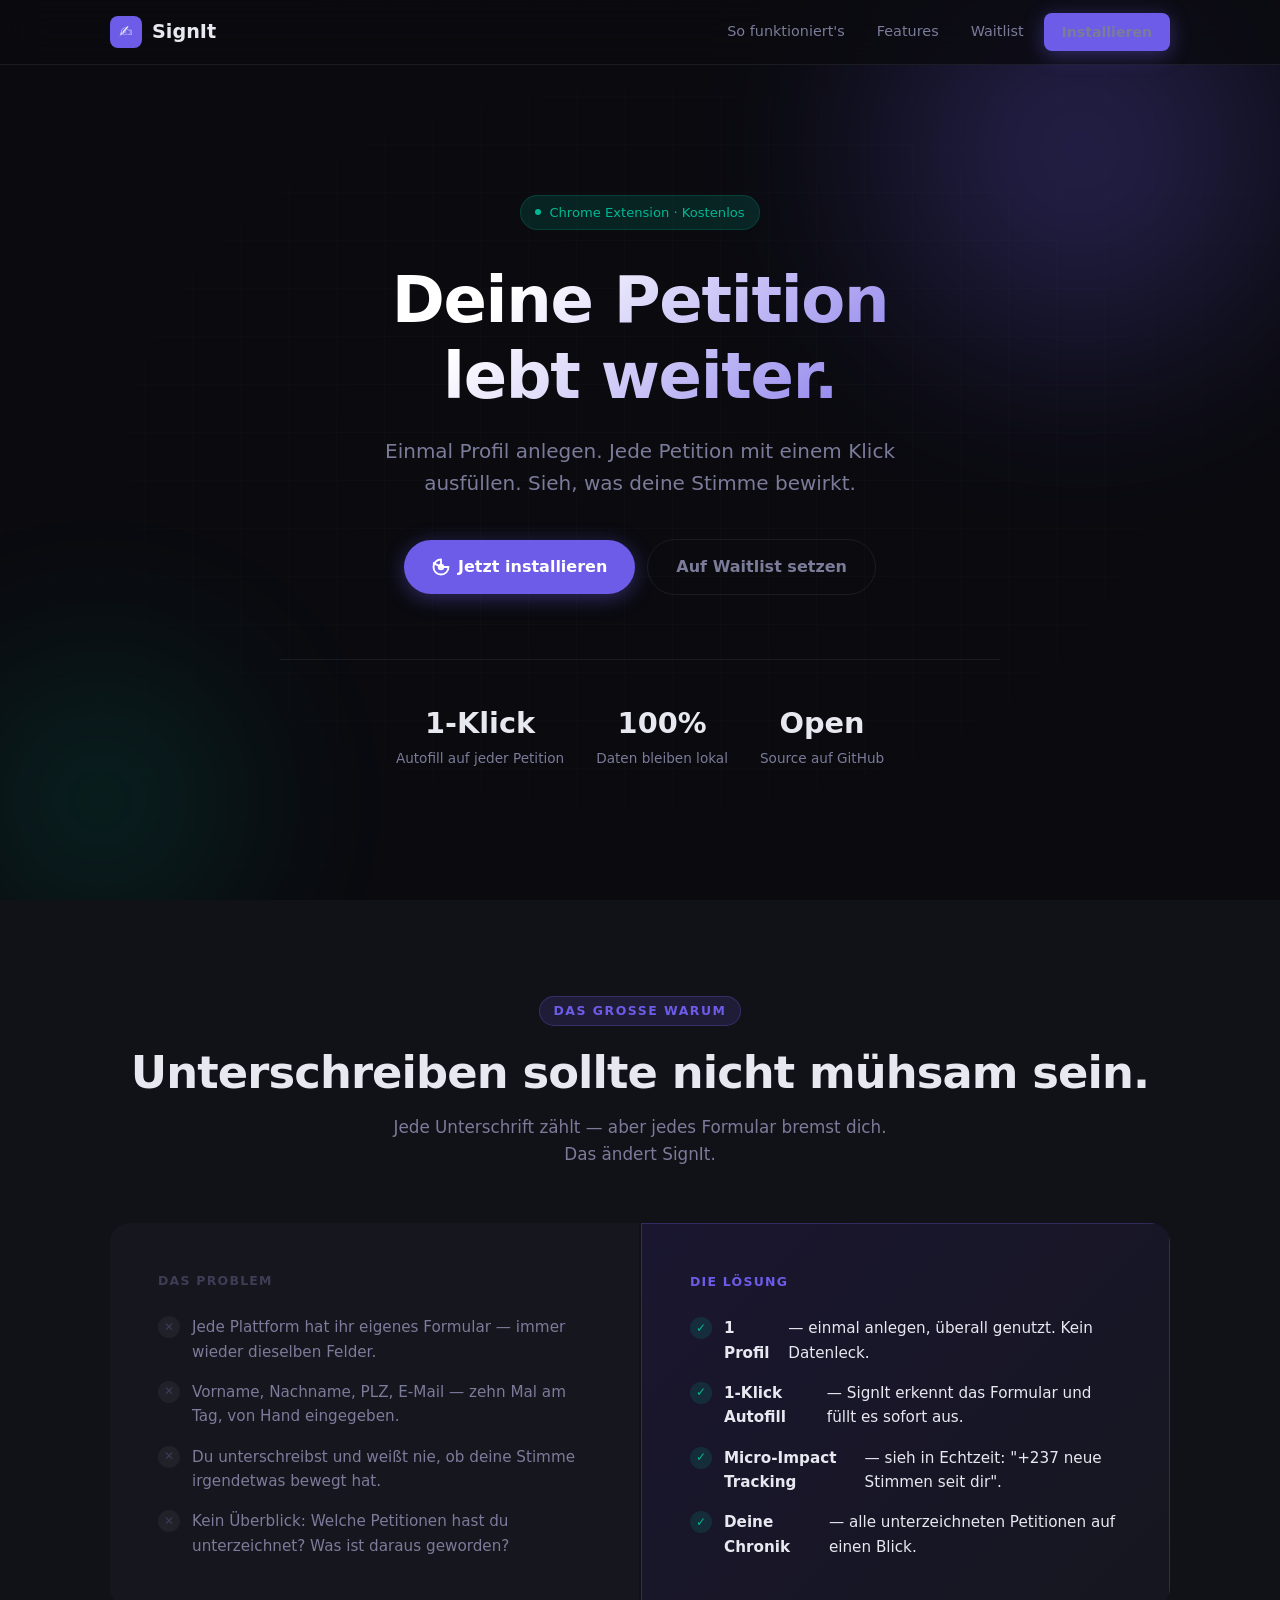
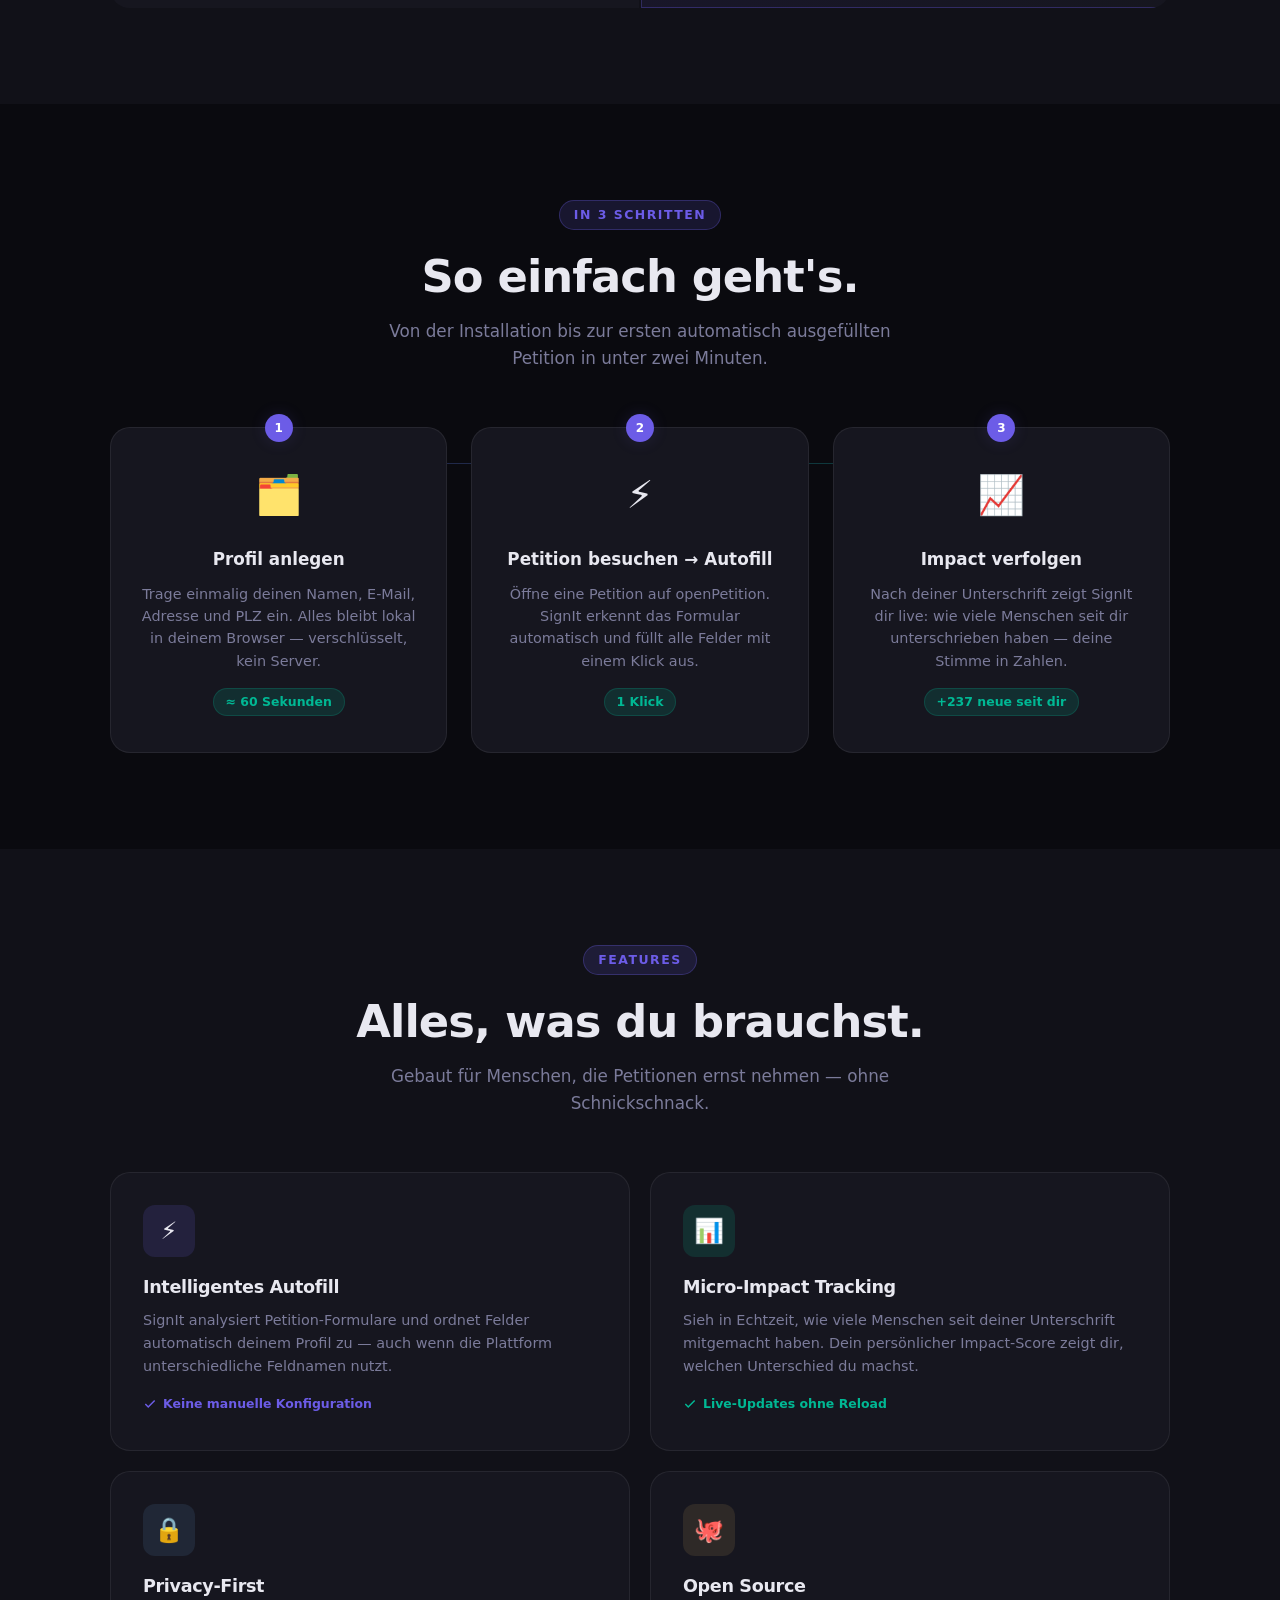
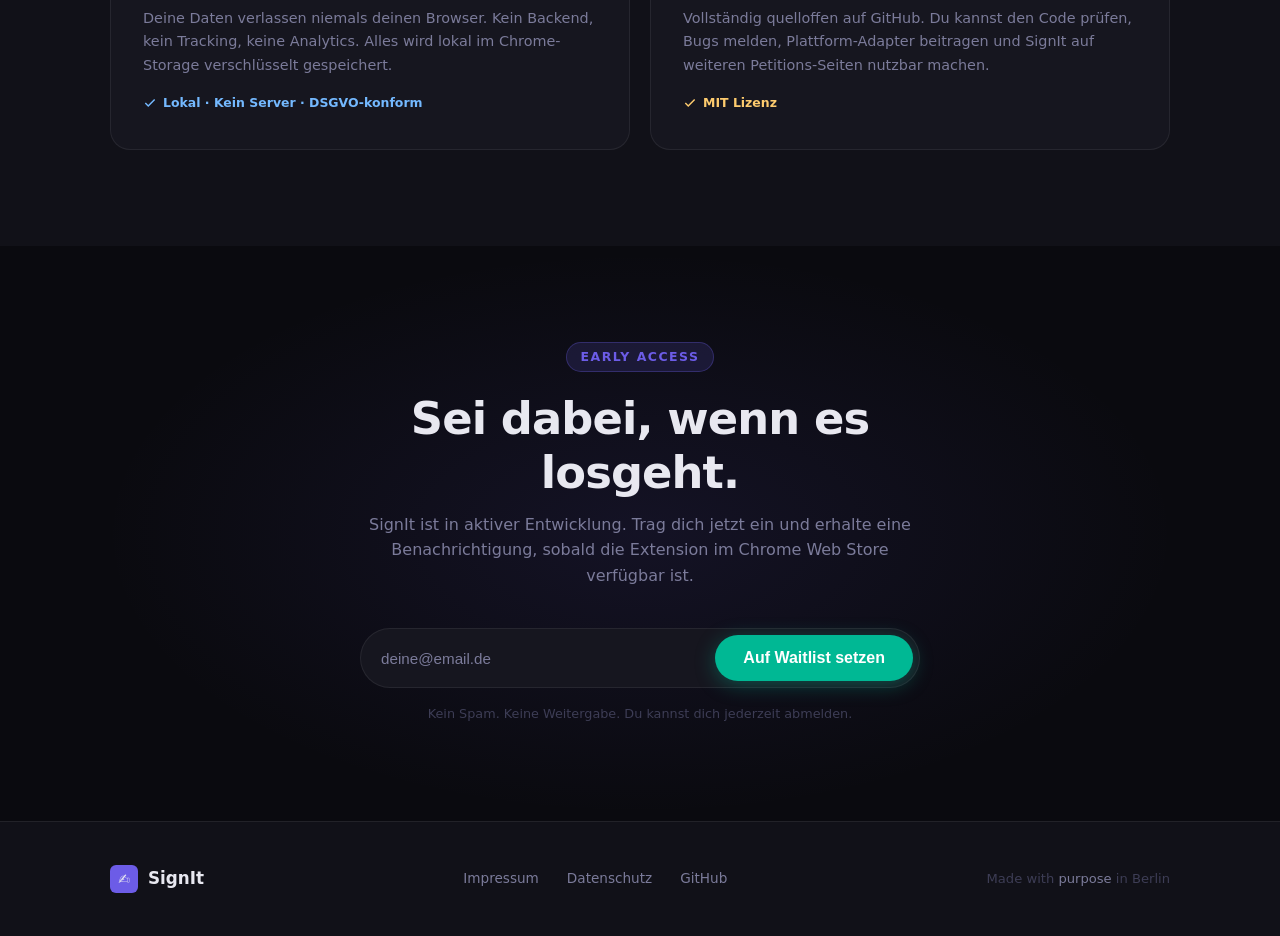
<file: landing/index.html>
<!DOCTYPE html>
<html lang="de">
<head>
  <meta charset="UTF-8" />
  <meta name="viewport" content="width=device-width, initial-scale=1.0" />
  <meta name="description" content="SignIt — Einmal Profil anlegen. Jede Petition mit einem Klick ausfüllen. Sieh was deine Stimme bewirkt." />
  <meta name="theme-color" content="#0a0a0f" />
  <meta property="og:title" content="SignIt — Deine Petition lebt weiter." />
  <meta property="og:description" content="Chrome Extension für Petition Autofill und Impact Tracking." />
  <meta property="og:type" content="website" />
  <title>SignIt — Deine Petition lebt weiter.</title>
  <style>
    /* ─── Reset & Base ─────────────────────────────────────────────── */
    *, *::before, *::after { box-sizing: border-box; margin: 0; padding: 0; }
    :root {
      --bg:          #0a0a0f;
      --bg-2:        #111118;
      --bg-card:     #16161f;
      --border:      rgba(255,255,255,.07);
      --border-glow: rgba(108,92,231,.3);
      --accent:      #6c5ce7;
      --accent-dim:  #4a3fb5;
      --accent-glow: rgba(108,92,231,.15);
      --green:       #00b894;
      --green-dim:   rgba(0,184,148,.15);
      --text:        #e8e8f0;
      --text-muted:  #7b7b9a;
      --text-faint:  #3d3d55;
      --radius:      12px;
      --radius-lg:   20px;
      --shadow:      0 4px 24px rgba(0,0,0,.4);
      --shadow-glow: 0 0 40px rgba(108,92,231,.2);
    }
    html { scroll-behavior: smooth; }
    body {
      font-family: -apple-system, BlinkMacSystemFont, 'Segoe UI', system-ui, sans-serif;
      background: var(--bg);
      color: var(--text);
      line-height: 1.6;
      font-size: 16px;
      overflow-x: hidden;
    }
    img { display: block; max-width: 100%; }
    a { color: var(--accent); text-decoration: none; transition: color .2s; }
    a:hover { color: #8b7ff0; }

    /* ─── Layout Helpers ───────────────────────────────────────────── */
    .container { width: 100%; max-width: 1100px; margin: 0 auto; padding: 0 20px; }
    .section { padding: 96px 0; }
    .section-sm { padding: 64px 0; }

    /* ─── Typography ───────────────────────────────────────────────── */
    h1, h2, h3 { font-weight: 700; line-height: 1.2; letter-spacing: -.02em; }
    h1 { font-size: clamp(2.4rem, 6vw, 4rem); }
    h2 { font-size: clamp(1.8rem, 4vw, 2.8rem); }
    h3 { font-size: 1.2rem; }
    .label {
      display: inline-block;
      font-size: .78rem;
      font-weight: 600;
      letter-spacing: .12em;
      text-transform: uppercase;
      color: var(--accent);
      background: var(--accent-glow);
      border: 1px solid var(--border-glow);
      border-radius: 100px;
      padding: 4px 14px;
      margin-bottom: 20px;
    }
    .text-muted { color: var(--text-muted); }
    .gradient-text {
      background: linear-gradient(135deg, #fff 30%, var(--accent) 100%);
      -webkit-background-clip: text;
      -webkit-text-fill-color: transparent;
      background-clip: text;
    }
    .green-text { color: var(--green); }

    /* ─── Buttons ──────────────────────────────────────────────────── */
    .btn {
      display: inline-flex;
      align-items: center;
      gap: 8px;
      font-size: 1rem;
      font-weight: 600;
      border-radius: 100px;
      padding: 14px 28px;
      cursor: pointer;
      transition: all .2s;
      border: none;
      text-decoration: none;
    }
    .btn-primary {
      background: var(--accent);
      color: #fff;
      box-shadow: 0 4px 20px rgba(108,92,231,.4);
    }
    .btn-primary:hover {
      background: #7d6ef0;
      color: #fff;
      transform: translateY(-2px);
      box-shadow: 0 8px 32px rgba(108,92,231,.5);
    }
    .btn-ghost {
      background: transparent;
      color: var(--text-muted);
      border: 1px solid var(--border);
    }
    .btn-ghost:hover {
      color: var(--text);
      border-color: rgba(255,255,255,.2);
      background: rgba(255,255,255,.04);
    }
    .btn-green {
      background: var(--green);
      color: #fff;
      box-shadow: 0 4px 20px rgba(0,184,148,.35);
    }
    .btn-green:hover {
      background: #00d4a8;
      color: #fff;
      transform: translateY(-2px);
      box-shadow: 0 8px 32px rgba(0,184,148,.45);
    }

    /* ─── Nav ──────────────────────────────────────────────────────── */
    nav {
      position: fixed;
      top: 0; left: 0; right: 0;
      z-index: 100;
      backdrop-filter: blur(20px);
      -webkit-backdrop-filter: blur(20px);
      background: rgba(10,10,15,.8);
      border-bottom: 1px solid var(--border);
      transition: box-shadow .3s;
    }
    nav.scrolled { box-shadow: 0 4px 24px rgba(0,0,0,.3); }
    .nav-inner {
      display: flex;
      align-items: center;
      justify-content: space-between;
      height: 64px;
      padding: 0 20px;
      max-width: 1100px;
      margin: 0 auto;
    }
    .logo {
      display: flex;
      align-items: center;
      gap: 10px;
      font-weight: 700;
      font-size: 1.2rem;
      color: var(--text);
      text-decoration: none;
    }
    .logo-icon {
      width: 32px;
      height: 32px;
      background: var(--accent);
      border-radius: 8px;
      display: flex;
      align-items: center;
      justify-content: center;
      font-size: 16px;
    }
    .nav-links {
      display: flex;
      align-items: center;
      gap: 8px;
    }
    .nav-links a {
      font-size: .9rem;
      color: var(--text-muted);
      padding: 6px 12px;
      border-radius: 8px;
      transition: all .2s;
      text-decoration: none;
    }
    .nav-links a:hover { color: var(--text); background: rgba(255,255,255,.05); }
    .nav-cta { font-size: .88rem !important; padding: 8px 18px !important; }

    /* ─── Hero ─────────────────────────────────────────────────────── */
    #hero {
      min-height: 100vh;
      display: flex;
      align-items: center;
      padding-top: 64px;
      position: relative;
      overflow: hidden;
    }
    .hero-bg {
      position: absolute;
      inset: 0;
      pointer-events: none;
    }
    .hero-orb {
      position: absolute;
      border-radius: 50%;
      filter: blur(80px);
      opacity: .35;
    }
    .hero-orb-1 {
      width: 600px; height: 600px;
      background: radial-gradient(circle, var(--accent) 0%, transparent 70%);
      top: -150px; right: -100px;
    }
    .hero-orb-2 {
      width: 400px; height: 400px;
      background: radial-gradient(circle, var(--green) 0%, transparent 70%);
      bottom: -100px; left: -100px;
      opacity: .2;
    }
    .hero-grid {
      position: absolute;
      inset: 0;
      background-image:
        linear-gradient(rgba(255,255,255,.02) 1px, transparent 1px),
        linear-gradient(90deg, rgba(255,255,255,.02) 1px, transparent 1px);
      background-size: 48px 48px;
      mask-image: radial-gradient(ellipse 80% 80% at 50% 50%, black, transparent);
    }
    .hero-content {
      position: relative;
      z-index: 1;
      text-align: center;
      max-width: 760px;
      margin: 0 auto;
      padding: 80px 20px;
    }
    .hero-badge {
      display: inline-flex;
      align-items: center;
      gap: 8px;
      font-size: .82rem;
      font-weight: 500;
      color: var(--green);
      background: var(--green-dim);
      border: 1px solid rgba(0,184,148,.2);
      border-radius: 100px;
      padding: 6px 14px;
      margin-bottom: 32px;
    }
    .hero-badge-dot {
      width: 6px;
      height: 6px;
      border-radius: 50%;
      background: var(--green);
      animation: pulse 2s infinite;
    }
    @keyframes pulse {
      0%, 100% { opacity: 1; transform: scale(1); }
      50% { opacity: .5; transform: scale(.8); }
    }
    .hero-title { margin-bottom: 20px; }
    .hero-subtitle {
      font-size: clamp(1rem, 2.5vw, 1.25rem);
      color: var(--text-muted);
      max-width: 560px;
      margin: 0 auto 40px;
    }
    .hero-actions {
      display: flex;
      flex-wrap: wrap;
      gap: 12px;
      justify-content: center;
      align-items: center;
    }
    .hero-stats {
      display: flex;
      flex-wrap: wrap;
      gap: 32px;
      justify-content: center;
      margin-top: 64px;
      padding-top: 40px;
      border-top: 1px solid var(--border);
    }
    .hero-stat { text-align: center; }
    .hero-stat-value {
      font-size: 1.8rem;
      font-weight: 700;
      color: var(--text);
    }
    .hero-stat-label { font-size: .85rem; color: var(--text-muted); margin-top: 2px; }

    /* ─── Problem / Solution ───────────────────────────────────────── */
    #problem-solution { background: var(--bg-2); }
    .ps-grid {
      display: grid;
      grid-template-columns: 1fr 1fr;
      gap: 2px;
      border-radius: var(--radius-lg);
      overflow: hidden;
    }
    .ps-panel {
      padding: 48px;
      position: relative;
    }
    .ps-problem {
      background: var(--bg-card);
    }
    .ps-solution {
      background: linear-gradient(135deg, #1a1630 0%, var(--bg-card) 100%);
      border: 1px solid var(--border-glow);
    }
    .ps-panel-label {
      font-size: .78rem;
      font-weight: 700;
      letter-spacing: .1em;
      text-transform: uppercase;
      margin-bottom: 24px;
    }
    .ps-problem .ps-panel-label { color: var(--text-faint); }
    .ps-solution .ps-panel-label { color: var(--accent); }
    .ps-list { list-style: none; display: flex; flex-direction: column; gap: 16px; }
    .ps-list li {
      display: flex;
      align-items: flex-start;
      gap: 12px;
      font-size: .95rem;
    }
    .ps-problem .ps-list li { color: var(--text-muted); }
    .ps-solution .ps-list li { color: var(--text); }
    .ps-icon {
      width: 22px;
      height: 22px;
      flex-shrink: 0;
      display: flex;
      align-items: center;
      justify-content: center;
      border-radius: 50%;
      font-size: 12px;
      margin-top: 1px;
    }
    .ps-problem .ps-icon { background: rgba(255,255,255,.05); color: var(--text-faint); }
    .ps-solution .ps-icon { background: var(--green-dim); color: var(--green); }

    /* ─── How it Works ─────────────────────────────────────────────── */
    #how-it-works { position: relative; }
    .steps-wrapper {
      display: grid;
      grid-template-columns: repeat(3, 1fr);
      gap: 24px;
      margin-top: 56px;
      position: relative;
    }
    .steps-wrapper::before {
      content: '';
      position: absolute;
      top: 36px;
      left: calc(16.66% + 16px);
      right: calc(16.66% + 16px);
      height: 1px;
      background: linear-gradient(90deg, var(--accent), var(--green));
      opacity: .3;
    }
    .step-card {
      background: var(--bg-card);
      border: 1px solid var(--border);
      border-radius: var(--radius-lg);
      padding: 36px 28px;
      text-align: center;
      position: relative;
      transition: border-color .25s, transform .25s;
    }
    .step-card:hover {
      border-color: var(--border-glow);
      transform: translateY(-4px);
    }
    .step-number {
      position: absolute;
      top: -14px;
      left: 50%;
      transform: translateX(-50%);
      width: 28px; height: 28px;
      background: var(--accent);
      border-radius: 50%;
      display: flex;
      align-items: center;
      justify-content: center;
      font-size: .75rem;
      font-weight: 700;
      color: #fff;
      box-shadow: 0 0 16px var(--accent-glow);
    }
    .step-icon {
      font-size: 2.4rem;
      margin-bottom: 20px;
      display: block;
    }
    .step-title {
      font-size: 1.05rem;
      font-weight: 600;
      margin-bottom: 10px;
      color: var(--text);
    }
    .step-desc { font-size: .9rem; color: var(--text-muted); line-height: 1.55; }
    .step-tag {
      display: inline-block;
      margin-top: 16px;
      font-size: .78rem;
      font-weight: 600;
      color: var(--green);
      background: var(--green-dim);
      border: 1px solid rgba(0,184,148,.2);
      border-radius: 100px;
      padding: 3px 12px;
    }

    /* ─── Features ─────────────────────────────────────────────────── */
    #features { background: var(--bg-2); }
    .section-header { text-align: center; margin-bottom: 56px; }
    .section-header p { margin-top: 14px; color: var(--text-muted); font-size: 1.05rem; max-width: 520px; margin-left: auto; margin-right: auto; }
    .features-grid {
      display: grid;
      grid-template-columns: repeat(2, 1fr);
      gap: 20px;
    }
    .feature-card {
      background: var(--bg-card);
      border: 1px solid var(--border);
      border-radius: var(--radius-lg);
      padding: 32px;
      transition: border-color .25s, transform .25s, box-shadow .25s;
      position: relative;
      overflow: hidden;
    }
    .feature-card::before {
      content: '';
      position: absolute;
      top: 0; left: 0; right: 0;
      height: 1px;
      background: linear-gradient(90deg, transparent, var(--accent), transparent);
      opacity: 0;
      transition: opacity .25s;
    }
    .feature-card:hover {
      border-color: var(--border-glow);
      transform: translateY(-3px);
      box-shadow: var(--shadow-glow);
    }
    .feature-card:hover::before { opacity: 1; }
    .feature-card-icon {
      width: 52px; height: 52px;
      border-radius: var(--radius);
      display: flex;
      align-items: center;
      justify-content: center;
      font-size: 1.5rem;
      margin-bottom: 20px;
      flex-shrink: 0;
    }
    .icon-purple { background: var(--accent-glow); }
    .icon-green { background: var(--green-dim); }
    .icon-blue { background: rgba(116,185,255,.1); }
    .icon-orange { background: rgba(253,203,110,.1); }
    .feature-card h3 {
      font-size: 1.1rem;
      margin-bottom: 10px;
      color: var(--text);
    }
    .feature-card p {
      font-size: .9rem;
      color: var(--text-muted);
      line-height: 1.6;
    }
    .feature-card-badge {
      display: inline-flex;
      align-items: center;
      gap: 6px;
      margin-top: 16px;
      font-size: .78rem;
      font-weight: 600;
      color: var(--accent);
    }

    /* ─── Waitlist ─────────────────────────────────────────────────── */
    #waitlist {
      position: relative;
      overflow: hidden;
    }
    .waitlist-bg {
      position: absolute;
      inset: 0;
      background: radial-gradient(ellipse 60% 70% at 50% 50%, rgba(108,92,231,.1) 0%, transparent 70%);
      pointer-events: none;
    }
    .waitlist-box {
      position: relative;
      z-index: 1;
      max-width: 560px;
      margin: 0 auto;
      text-align: center;
    }
    .waitlist-box h2 { margin-bottom: 12px; }
    .waitlist-box .subtitle {
      color: var(--text-muted);
      margin-bottom: 40px;
      font-size: 1rem;
    }
    #waitlist-form {
      display: flex;
      gap: 10px;
      background: var(--bg-card);
      border: 1px solid var(--border);
      border-radius: 100px;
      padding: 6px 6px 6px 20px;
    }
    #waitlist-email {
      flex: 1;
      background: transparent;
      border: none;
      outline: none;
      font-size: .95rem;
      color: var(--text);
      min-width: 0;
    }
    #waitlist-email::placeholder { color: var(--text-muted); }
    #waitlist-btn { flex-shrink: 0; }
    #waitlist-error {
      display: none;
      color: #ff7675;
      font-size: .85rem;
      margin-top: 12px;
    }
    #waitlist-success {
      display: none;
      flex-direction: column;
      align-items: center;
      gap: 12px;
    }
    .success-icon {
      width: 64px; height: 64px;
      background: var(--green-dim);
      border: 1px solid rgba(0,184,148,.3);
      border-radius: 50%;
      display: flex;
      align-items: center;
      justify-content: center;
      font-size: 1.8rem;
    }
    #waitlist-success h3 { color: var(--green); font-size: 1.3rem; }
    #waitlist-success p { color: var(--text-muted); font-size: .9rem; }
    .privacy-note {
      margin-top: 16px;
      font-size: .8rem;
      color: var(--text-faint);
    }

    /* ─── Footer ───────────────────────────────────────────────────── */
    footer {
      background: var(--bg-2);
      border-top: 1px solid var(--border);
      padding: 40px 0;
    }
    .footer-inner {
      display: flex;
      flex-wrap: wrap;
      align-items: center;
      justify-content: space-between;
      gap: 20px;
    }
    .footer-logo {
      display: flex;
      align-items: center;
      gap: 10px;
      font-weight: 700;
      font-size: 1.05rem;
      color: var(--text);
      text-decoration: none;
    }
    .footer-logo-icon {
      width: 28px; height: 28px;
      background: var(--accent);
      border-radius: 6px;
      display: flex;
      align-items: center;
      justify-content: center;
      font-size: 14px;
    }
    .footer-links {
      display: flex;
      flex-wrap: wrap;
      gap: 4px;
    }
    .footer-links a {
      font-size: .85rem;
      color: var(--text-muted);
      padding: 6px 12px;
      border-radius: 8px;
      transition: all .2s;
    }
    .footer-links a:hover { color: var(--text); background: rgba(255,255,255,.05); }
    .footer-made {
      font-size: .82rem;
      color: var(--text-faint);
    }
    .footer-made span { color: var(--text-muted); }

    /* ─── Scroll animation ─────────────────────────────────────────── */
    .fade-in {
      opacity: 0;
      transform: translateY(24px);
      transition: opacity .6s ease, transform .6s ease;
    }
    .fade-in.visible {
      opacity: 1;
      transform: none;
    }
    .fade-in-delay-1 { transition-delay: .1s; }
    .fade-in-delay-2 { transition-delay: .2s; }
    .fade-in-delay-3 { transition-delay: .3s; }

    /* ─── Responsive ───────────────────────────────────────────────── */
    @media (max-width: 768px) {
      .section { padding: 72px 0; }
      .ps-grid { grid-template-columns: 1fr; }
      .ps-panel { padding: 32px 24px; }
      .steps-wrapper { grid-template-columns: 1fr; }
      .steps-wrapper::before { display: none; }
      .features-grid { grid-template-columns: 1fr; }
      .nav-links { display: none; }
      .hero-stats { gap: 24px; }
      .hero-stat-value { font-size: 1.5rem; }
      #waitlist-form {
        flex-direction: column;
        border-radius: var(--radius-lg);
        padding: 16px;
        gap: 12px;
      }
      #waitlist-form #waitlist-btn { border-radius: 100px; justify-content: center; }
    }

    @media (max-width: 480px) {
      .hero-actions { flex-direction: column; width: 100%; }
      .hero-actions .btn { width: 100%; justify-content: center; }
    }
  </style>
</head>
<body>

<!-- ─── Navigation ─────────────────────────────────────────────────────── -->
<nav id="nav">
  <div class="nav-inner">
    <a href="#" class="logo">
      <div class="logo-icon">✍</div>
      SignIt
    </a>
    <div class="nav-links">
      <a href="#how-it-works">So funktioniert's</a>
      <a href="#features">Features</a>
      <a href="#waitlist">Waitlist</a>
      <a href="https://chrome.google.com/webstore" class="btn btn-primary nav-cta" target="_blank" rel="noopener">Installieren</a>
    </div>
  </div>
</nav>

<!-- ─── Hero ───────────────────────────────────────────────────────────── -->
<section id="hero">
  <div class="hero-bg">
    <div class="hero-orb hero-orb-1"></div>
    <div class="hero-orb hero-orb-2"></div>
    <div class="hero-grid"></div>
  </div>
  <div class="container">
    <div class="hero-content">
      <div class="hero-badge">
        <span class="hero-badge-dot"></span>
        Chrome Extension · Kostenlos
      </div>
      <h1 class="hero-title gradient-text">Deine Petition<br>lebt weiter.</h1>
      <p class="hero-subtitle">
        Einmal Profil anlegen. Jede Petition mit einem Klick ausfüllen.
        Sieh, was deine Stimme bewirkt.
      </p>
      <div class="hero-actions">
        <a href="https://chrome.google.com/webstore" class="btn btn-primary" target="_blank" rel="noopener">
          <svg width="18" height="18" viewBox="0 0 24 24" fill="none" stroke="currentColor" stroke-width="2.5" stroke-linecap="round" stroke-linejoin="round"><path d="M12 2a10 10 0 1 0 10 10H12V2z"/><path d="M12 12 2.4 6.8"/><circle cx="12" cy="12" r="3"/></svg>
          Jetzt installieren
        </a>
        <a href="#waitlist" class="btn btn-ghost">
          Auf Waitlist setzen
        </a>
      </div>
      <div class="hero-stats">
        <div class="hero-stat fade-in fade-in-delay-1">
          <div class="hero-stat-value green-text">1-Klick</div>
          <div class="hero-stat-label">Autofill auf jeder Petition</div>
        </div>
        <div class="hero-stat fade-in fade-in-delay-2">
          <div class="hero-stat-value green-text">100%</div>
          <div class="hero-stat-label">Daten bleiben lokal</div>
        </div>
        <div class="hero-stat fade-in fade-in-delay-3">
          <div class="hero-stat-value green-text">Open</div>
          <div class="hero-stat-label">Source auf GitHub</div>
        </div>
      </div>
    </div>
  </div>
</section>

<!-- ─── Problem / Solution ─────────────────────────────────────────────── -->
<section id="problem-solution" class="section">
  <div class="container">
    <div class="section-header fade-in">
      <div class="label">Das große Warum</div>
      <h2>Unterschreiben sollte nicht mühsam sein.</h2>
      <p>Jede Unterschrift zählt — aber jedes Formular bremst dich. Das ändert SignIt.</p>
    </div>
    <div class="ps-grid fade-in">
      <div class="ps-panel ps-problem">
        <div class="ps-panel-label">Das Problem</div>
        <ul class="ps-list">
          <li>
            <span class="ps-icon">✕</span>
            Jede Plattform hat ihr eigenes Formular — immer wieder dieselben Felder.
          </li>
          <li>
            <span class="ps-icon">✕</span>
            Vorname, Nachname, PLZ, E-Mail — zehn Mal am Tag, von Hand eingegeben.
          </li>
          <li>
            <span class="ps-icon">✕</span>
            Du unterschreibst und weißt nie, ob deine Stimme irgendetwas bewegt hat.
          </li>
          <li>
            <span class="ps-icon">✕</span>
            Kein Überblick: Welche Petitionen hast du unterzeichnet? Was ist daraus geworden?
          </li>
        </ul>
      </div>
      <div class="ps-panel ps-solution">
        <div class="ps-panel-label">Die Lösung</div>
        <ul class="ps-list">
          <li>
            <span class="ps-icon">✓</span>
            <strong>1 Profil</strong> — einmal anlegen, überall genutzt. Kein Datenleck.
          </li>
          <li>
            <span class="ps-icon">✓</span>
            <strong>1-Klick Autofill</strong> — SignIt erkennt das Formular und füllt es sofort aus.
          </li>
          <li>
            <span class="ps-icon">✓</span>
            <strong>Micro-Impact Tracking</strong> — sieh in Echtzeit: "+237 neue Stimmen seit dir".
          </li>
          <li>
            <span class="ps-icon">✓</span>
            <strong>Deine Chronik</strong> — alle unterzeichneten Petitionen auf einen Blick.
          </li>
        </ul>
      </div>
    </div>
  </div>
</section>

<!-- ─── How it Works ───────────────────────────────────────────────────── -->
<section id="how-it-works" class="section">
  <div class="container">
    <div class="section-header fade-in">
      <div class="label">In 3 Schritten</div>
      <h2>So einfach geht's.</h2>
      <p>Von der Installation bis zur ersten automatisch ausgefüllten Petition in unter zwei Minuten.</p>
    </div>
    <div class="steps-wrapper">
      <div class="step-card fade-in fade-in-delay-1">
        <div class="step-number">1</div>
        <span class="step-icon">🗂️</span>
        <div class="step-title">Profil anlegen</div>
        <p class="step-desc">
          Trage einmalig deinen Namen, E-Mail, Adresse und PLZ ein.
          Alles bleibt lokal in deinem Browser — verschlüsselt, kein Server.
        </p>
        <span class="step-tag">≈ 60 Sekunden</span>
      </div>
      <div class="step-card fade-in fade-in-delay-2">
        <div class="step-number">2</div>
        <span class="step-icon">⚡</span>
        <div class="step-title">Petition besuchen → Autofill</div>
        <p class="step-desc">
          Öffne eine Petition auf openPetition. SignIt erkennt das Formular automatisch
          und füllt alle Felder mit einem Klick aus.
        </p>
        <span class="step-tag">1 Klick</span>
      </div>
      <div class="step-card fade-in fade-in-delay-3">
        <div class="step-number">3</div>
        <span class="step-icon">📈</span>
        <div class="step-title">Impact verfolgen</div>
        <p class="step-desc">
          Nach deiner Unterschrift zeigt SignIt dir live: wie viele
          Menschen seit dir unterschrieben haben — deine Stimme in Zahlen.
        </p>
        <span class="step-tag">+237 neue seit dir</span>
      </div>
    </div>
  </div>
</section>

<!-- ─── Features ──────────────────────────────────────────────────────── -->
<section id="features" class="section">
  <div class="container">
    <div class="section-header fade-in">
      <div class="label">Features</div>
      <h2>Alles, was du brauchst.</h2>
      <p>Gebaut für Menschen, die Petitionen ernst nehmen — ohne Schnickschnack.</p>
    </div>
    <div class="features-grid">

      <div class="feature-card fade-in fade-in-delay-1">
        <div class="feature-card-icon icon-purple">⚡</div>
        <h3>Intelligentes Autofill</h3>
        <p>
          SignIt analysiert Petition-Formulare und ordnet Felder automatisch
          deinem Profil zu — auch wenn die Plattform unterschiedliche
          Feldnamen nutzt.
        </p>
        <div class="feature-card-badge">
          <svg width="14" height="14" viewBox="0 0 24 24" fill="none" stroke="currentColor" stroke-width="2.5"><polyline points="20 6 9 17 4 12"/></svg>
          Keine manuelle Konfiguration
        </div>
      </div>

      <div class="feature-card fade-in fade-in-delay-2">
        <div class="feature-card-icon icon-green">📊</div>
        <h3>Micro-Impact Tracking</h3>
        <p>
          Sieh in Echtzeit, wie viele Menschen seit deiner Unterschrift
          mitgemacht haben. Dein persönlicher Impact-Score zeigt dir,
          welchen Unterschied du machst.
        </p>
        <div class="feature-card-badge" style="color: var(--green);">
          <svg width="14" height="14" viewBox="0 0 24 24" fill="none" stroke="currentColor" stroke-width="2.5"><polyline points="20 6 9 17 4 12"/></svg>
          Live-Updates ohne Reload
        </div>
      </div>

      <div class="feature-card fade-in fade-in-delay-1">
        <div class="feature-card-icon icon-blue">🔒</div>
        <h3>Privacy-First</h3>
        <p>
          Deine Daten verlassen niemals deinen Browser. Kein Backend,
          kein Tracking, keine Analytics. Alles wird lokal im
          Chrome-Storage verschlüsselt gespeichert.
        </p>
        <div class="feature-card-badge" style="color: #74b9ff;">
          <svg width="14" height="14" viewBox="0 0 24 24" fill="none" stroke="currentColor" stroke-width="2.5"><polyline points="20 6 9 17 4 12"/></svg>
          Lokal · Kein Server · DSGVO-konform
        </div>
      </div>

      <div class="feature-card fade-in fade-in-delay-2">
        <div class="feature-card-icon icon-orange">🐙</div>
        <h3>Open Source</h3>
        <p>
          Vollständig quelloffen auf GitHub. Du kannst den Code prüfen,
          Bugs melden, Plattform-Adapter beitragen und SignIt auf weiteren
          Petitions-Seiten nutzbar machen.
        </p>
        <div class="feature-card-badge" style="color: #fdcb6e;">
          <svg width="14" height="14" viewBox="0 0 24 24" fill="none" stroke="currentColor" stroke-width="2.5"><polyline points="20 6 9 17 4 12"/></svg>
          MIT Lizenz
        </div>
      </div>

    </div>
  </div>
</section>

<!-- ─── Waitlist ───────────────────────────────────────────────────────── -->
<section id="waitlist" class="section">
  <div class="waitlist-bg"></div>
  <div class="container">
    <div class="waitlist-box fade-in">
      <div class="label">Early Access</div>
      <h2>Sei dabei, wenn es losgeht.</h2>
      <p class="subtitle">
        SignIt ist in aktiver Entwicklung. Trag dich jetzt ein und erhalte
        eine Benachrichtigung, sobald die Extension im Chrome Web Store verfügbar ist.
      </p>

      <form id="waitlist-form" novalidate>
        <input
          id="waitlist-email"
          type="email"
          placeholder="deine@email.de"
          autocomplete="email"
          required
        />
        <button id="waitlist-btn" type="submit" class="btn btn-green">
          Auf Waitlist setzen
        </button>
      </form>

      <div id="waitlist-error" role="alert"></div>

      <div id="waitlist-success" role="status">
        <div class="success-icon">🎉</div>
        <h3>Du bist dabei!</h3>
        <p>Wir melden uns, sobald SignIt startet. Danke, dass du glaubst, dass Stimmen zählen.</p>
      </div>

      <p class="privacy-note">
        Kein Spam. Keine Weitergabe. Du kannst dich jederzeit abmelden.
      </p>
    </div>
  </div>
</section>

<!-- ─── Footer ────────────────────────────────────────────────────────── -->
<footer>
  <div class="container">
    <div class="footer-inner">
      <a href="#" class="footer-logo">
        <div class="footer-logo-icon">✍</div>
        SignIt
      </a>
      <div class="footer-links">
        <a href="/impressum">Impressum</a>
        <a href="/datenschutz">Datenschutz</a>
        <a href="https://github.com/your-org/signit" target="_blank" rel="noopener">GitHub</a>
      </div>
      <div class="footer-made">
        Made with <span>purpose</span> in Berlin
      </div>
    </div>
  </div>
</footer>

<script src="waitlist.js"></script>
<script>
  // ── Nav scroll effect ───────────────────────────────────────────────
  const nav = document.getElementById('nav');
  window.addEventListener('scroll', () => {
    nav.classList.toggle('scrolled', window.scrollY > 20);
  }, { passive: true });

  // ── Intersection Observer for fade-in ──────────────────────────────
  const observer = new IntersectionObserver((entries) => {
    entries.forEach(entry => {
      if (entry.isIntersecting) {
        entry.target.classList.add('visible');
        observer.unobserve(entry.target);
      }
    });
  }, { threshold: 0.1 });

  document.querySelectorAll('.fade-in').forEach(el => observer.observe(el));

  // ── Smooth anchor scrolling with offset for fixed nav ──────────────
  document.querySelectorAll('a[href^="#"]').forEach(link => {
    link.addEventListener('click', e => {
      const id = link.getAttribute('href').slice(1);
      const target = document.getElementById(id);
      if (!target) return;
      e.preventDefault();
      const offset = 80;
      const top = target.getBoundingClientRect().top + window.scrollY - offset;
      window.scrollTo({ top, behavior: 'smooth' });
    });
  });
</script>
</body>
</html>
</file>
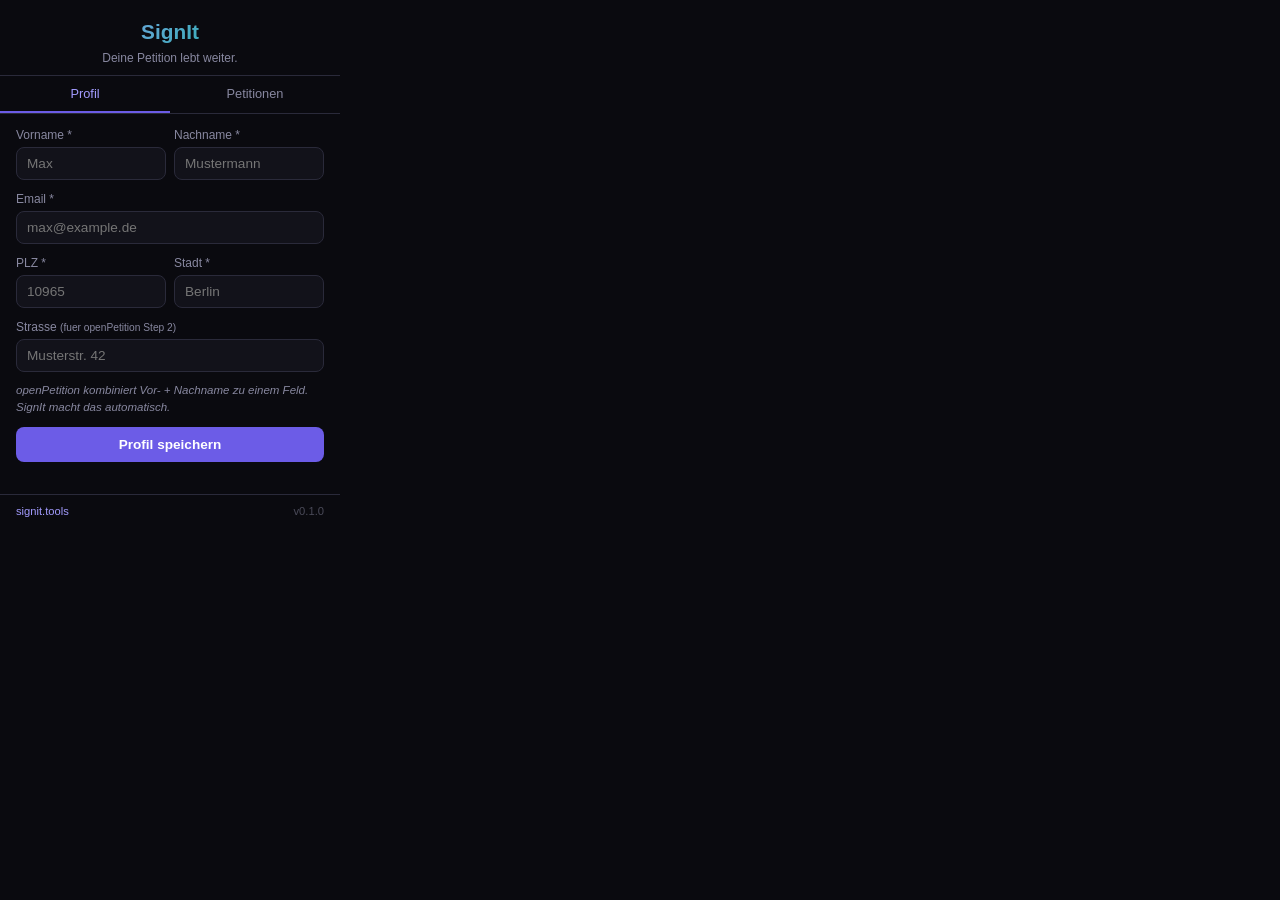
<file: extension/popup/popup.html>
<!DOCTYPE html>
<html lang="de">
<head>
<meta charset="UTF-8">
<link rel="stylesheet" href="popup.css">
</head>
<body>
  <div class="header">
    <div class="logo">SignIt</div>
    <div class="tagline">Deine Petition lebt weiter.</div>
  </div>

  <!-- Tab Navigation -->
  <div class="tabs">
    <button class="tab active" data-tab="profile">Profil</button>
    <button class="tab" data-tab="petitions">Petitionen</button>
  </div>

  <!-- Profile Tab -->
  <div class="panel active" id="panel-profile">
    <form id="identity-form">
      <div class="field-row">
        <div class="field">
          <label for="firstName">Vorname *</label>
          <input type="text" id="firstName" required placeholder="Max">
        </div>
        <div class="field">
          <label for="lastName">Nachname *</label>
          <input type="text" id="lastName" required placeholder="Mustermann">
        </div>
      </div>
      <div class="field">
        <label for="email">Email *</label>
        <input type="email" id="email" required placeholder="max@example.de">
      </div>
      <div class="field-row">
        <div class="field">
          <label for="postalCode">PLZ *</label>
          <input type="text" id="postalCode" required placeholder="10965" maxlength="5">
        </div>
        <div class="field">
          <label for="city">Stadt *</label>
          <input type="text" id="city" required placeholder="Berlin">
        </div>
      </div>
      <div class="field">
        <label for="street">Strasse <span class="optional">(fuer openPetition Step 2)</span></label>
        <input type="text" id="street" placeholder="Musterstr. 42">
      </div>
      <p class="hint">openPetition kombiniert Vor- + Nachname zu einem Feld. SignIt macht das automatisch.</p>
      <button type="submit" class="btn-primary" id="save-btn">Profil speichern</button>
    </form>
    <div id="save-status" class="status"></div>
    <button id="clear-btn" class="btn-danger" style="display:none;">Alle Daten loeschen</button>
  </div>

  <!-- Petitions Tab -->
  <div class="panel" id="panel-petitions">
    <div id="impact-summary" class="impact-summary" style="display:none;">
      <div class="impact-number" id="impact-total">+0</div>
      <div class="impact-label">neue Unterschriften seit dir</div>
    </div>
    <button id="poll-btn" class="btn-secondary">Impact aktualisieren</button>
    <div id="petition-list"></div>
    <div id="no-petitions" class="empty-state">
      Noch keine Petitionen unterschrieben.<br>
      Besuche <a href="https://www.openpetition.de" target="_blank">openPetition.de</a> und klicke "SignIt: Autofill".
    </div>
  </div>

  <!-- Footer -->
  <div class="footer">
    <a href="https://signit.tools" target="_blank">signit.tools</a>
    <span class="version">v0.1.0</span>
  </div>

  <script src="popup.js"></script>
</body>
</html>
</file>
<file: extension/popup/popup.css>
:root {
  --bg: #0a0a0f;
  --surface: #12121a;
  --border: #2a2a3a;
  --accent: #6c5ce7;
  --accent2: #a29bfe;
  --green: #00b894;
  --red: #e17055;
  --orange: #fdcb6e;
  --text: #e0e0e8;
  --text2: #8888a0;
  --radius: 8px;
}
* { margin: 0; padding: 0; box-sizing: border-box; }
body {
  font-family: -apple-system, BlinkMacSystemFont, 'Segoe UI', sans-serif;
  background: var(--bg);
  color: var(--text);
  width: 340px;
  min-height: 400px;
  line-height: 1.5;
}
.header {
  padding: 16px 16px 8px;
  text-align: center;
  border-bottom: 1px solid var(--border);
}
.logo {
  font-size: 1.3em;
  font-weight: 800;
  background: linear-gradient(135deg, var(--accent2), var(--green));
  -webkit-background-clip: text;
  -webkit-text-fill-color: transparent;
}
.tagline { font-size: 0.75em; color: var(--text2); margin-top: 2px; }

/* Tabs */
.tabs { display: flex; border-bottom: 1px solid var(--border); }
.tab {
  flex: 1;
  padding: 10px;
  background: none;
  border: none;
  border-bottom: 2px solid transparent;
  color: var(--text2);
  font-size: 0.8em;
  font-weight: 500;
  cursor: pointer;
}
.tab:hover { color: var(--text); }
.tab.active { color: var(--accent2); border-bottom-color: var(--accent); }

/* Panels */
.panel { display: none; padding: 12px 16px; }
.panel.active { display: block; }

/* Form */
.field { margin-bottom: 10px; }
.field label {
  display: block;
  font-size: 0.75em;
  color: var(--text2);
  margin-bottom: 3px;
  font-weight: 500;
}
.field input {
  width: 100%;
  padding: 8px 10px;
  background: var(--surface);
  border: 1px solid var(--border);
  border-radius: var(--radius);
  color: var(--text);
  font-size: 0.85em;
  outline: none;
  transition: border-color 0.2s;
}
.field input:focus { border-color: var(--accent); }
.field-row { display: flex; gap: 8px; }
.field-row .field { flex: 1; }
.optional { color: var(--text2); font-size: 0.85em; }
.hint { font-size: 0.72em; color: var(--text2); margin: 6px 0 2px; font-style: italic; }

/* Buttons */
.btn-primary {
  width: 100%;
  padding: 10px;
  background: var(--accent);
  color: white;
  border: none;
  border-radius: var(--radius);
  font-size: 0.85em;
  font-weight: 600;
  cursor: pointer;
  margin-top: 8px;
  transition: opacity 0.2s;
}
.btn-primary:hover { opacity: 0.9; }
.btn-danger {
  width: 100%;
  padding: 8px;
  background: none;
  color: var(--red);
  border: 1px solid rgba(225,112,85,0.3);
  border-radius: var(--radius);
  font-size: 0.75em;
  cursor: pointer;
  margin-top: 12px;
}
.btn-danger:hover { background: rgba(225,112,85,0.1); }

/* Status */
.status {
  text-align: center;
  font-size: 0.8em;
  padding: 6px;
  margin-top: 8px;
  border-radius: var(--radius);
}
.status.success { background: rgba(0,184,148,0.15); color: var(--green); }
.status.error { background: rgba(225,112,85,0.15); color: var(--red); }

/* Petition List */
.petition-card {
  background: var(--surface);
  border: 1px solid var(--border);
  border-radius: var(--radius);
  padding: 10px 12px;
  margin-bottom: 8px;
}
.petition-title {
  font-size: 0.82em;
  font-weight: 600;
  margin-bottom: 4px;
  overflow: hidden;
  text-overflow: ellipsis;
  white-space: nowrap;
}
.petition-meta {
  font-size: 0.72em;
  color: var(--text2);
}
.petition-delta {
  font-size: 0.85em;
  font-weight: 700;
  color: var(--green);
  margin-top: 4px;
}
/* Impact Summary */
.impact-summary {
  text-align: center;
  padding: 16px;
  background: linear-gradient(135deg, rgba(0,184,148,0.1), rgba(108,92,231,0.1));
  border: 1px solid rgba(0,184,148,0.2);
  border-radius: var(--radius);
  margin-bottom: 10px;
}
.impact-number {
  font-size: 1.8em;
  font-weight: 800;
  color: var(--green);
}
.impact-label {
  font-size: 0.75em;
  color: var(--text2);
  margin-top: 2px;
}
.btn-secondary {
  width: 100%;
  padding: 8px;
  background: var(--surface);
  color: var(--accent2);
  border: 1px solid var(--border);
  border-radius: var(--radius);
  font-size: 0.78em;
  font-weight: 500;
  cursor: pointer;
  margin-bottom: 10px;
  transition: border-color 0.2s;
}
.btn-secondary:hover { border-color: var(--accent); }

.empty-state {
  text-align: center;
  color: var(--text2);
  font-size: 0.8em;
  padding: 24px 16px;
  line-height: 1.6;
}
.empty-state a { color: var(--accent2); }

/* Footer */
.footer {
  display: flex;
  justify-content: space-between;
  padding: 8px 16px;
  border-top: 1px solid var(--border);
  font-size: 0.7em;
  color: var(--text2);
}
.footer a { color: var(--accent2); text-decoration: none; }
.version { opacity: 0.5; }
</file>
